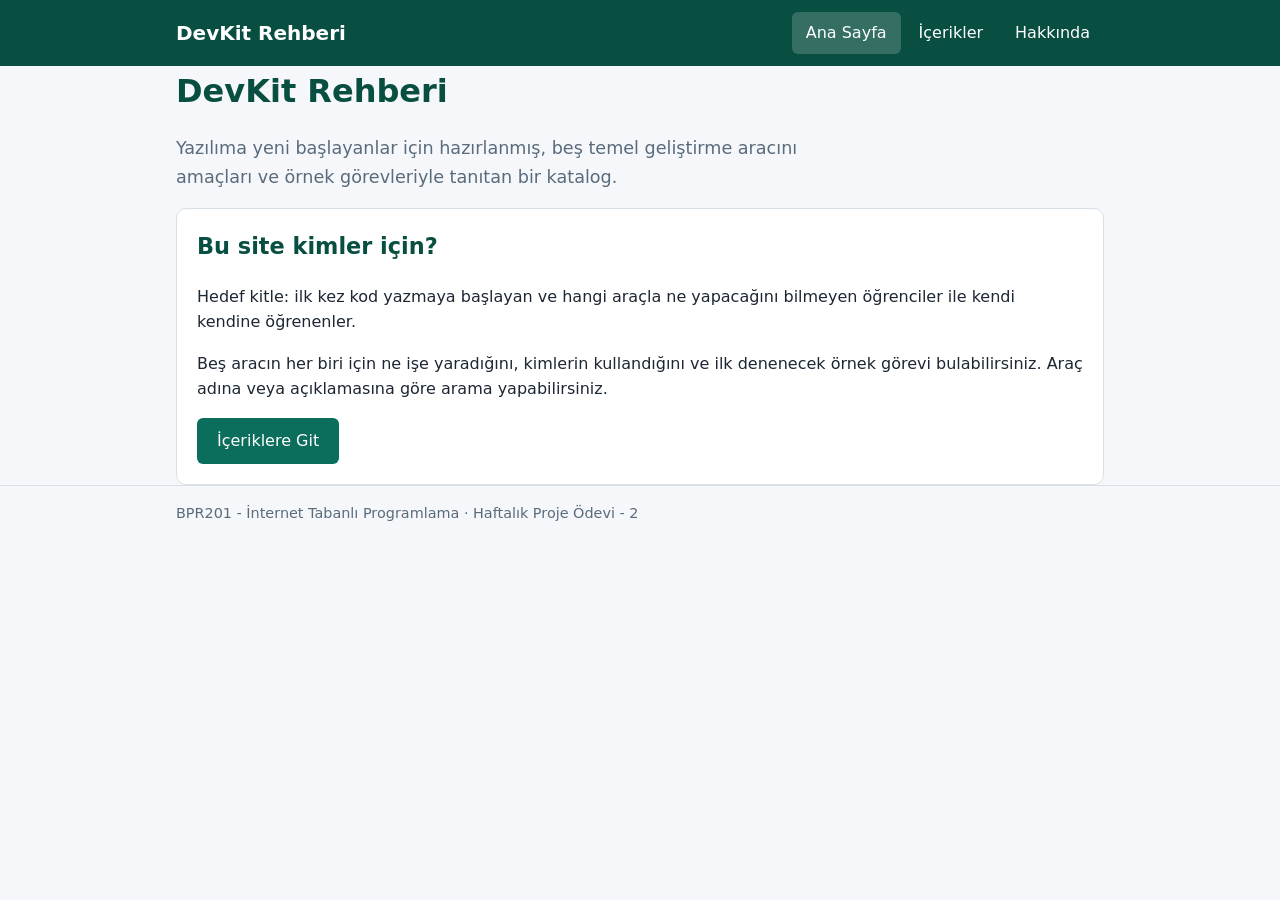
<file: index.html>
<!DOCTYPE html>
<html lang="tr">
<head>
  <meta charset="UTF-8">
  <meta name="viewport" content="width=device-width, initial-scale=1">
  <title>DevKit Rehberi - Ana Sayfa</title>
  <meta name="description" content="Yeni başlayan yazılımcılar için beş temel aracı tanıtan rehber.">
  <link rel="stylesheet" href="style.css">
</head>
<body>
  <header class="site-header">
    <div class="container">
      <a class="logo" href="index.html">DevKit Rehberi</a>
      <nav aria-label="Ana menü">
        <ul class="nav-list">
          <li><a href="index.html" aria-current="page">Ana Sayfa</a></li>
          <li><a href="icerikler.html">İçerikler</a></li>
          <li><a href="hakkinda.html">Hakkında</a></li>
        </ul>
      </nav>
    </div>
  </header>

  <main class="container">
    <h1>DevKit Rehberi</h1>
    <p class="lead">
      Yazılıma yeni başlayanlar için hazırlanmış, beş temel geliştirme aracını
      amaçları ve örnek görevleriyle tanıtan bir katalog.
    </p>

    <section class="panel" aria-labelledby="hedef-baslik">
      <h2 id="hedef-baslik" style="margin-top:0">Bu site kimler için?</h2>
      <p>
        Hedef kitle: ilk kez kod yazmaya başlayan ve hangi araçla ne yapacağını
        bilmeyen öğrenciler ile kendi kendine öğrenenler.
      </p>
      <p>
        Beş aracın her biri için ne işe yaradığını, kimlerin kullandığını ve
        ilk denenecek örnek görevi bulabilirsiniz. Araç adına veya açıklamasına
        göre arama yapabilirsiniz.
      </p>
      <a class="btn" href="icerikler.html">İçeriklere Git</a>
    </section>
  </main>

  <footer class="site-footer">
    <div class="container">BPR201 - İnternet Tabanlı Programlama · Haftalık Proje Ödevi - 2</div>
  </footer>
</body>
</html>
</file>
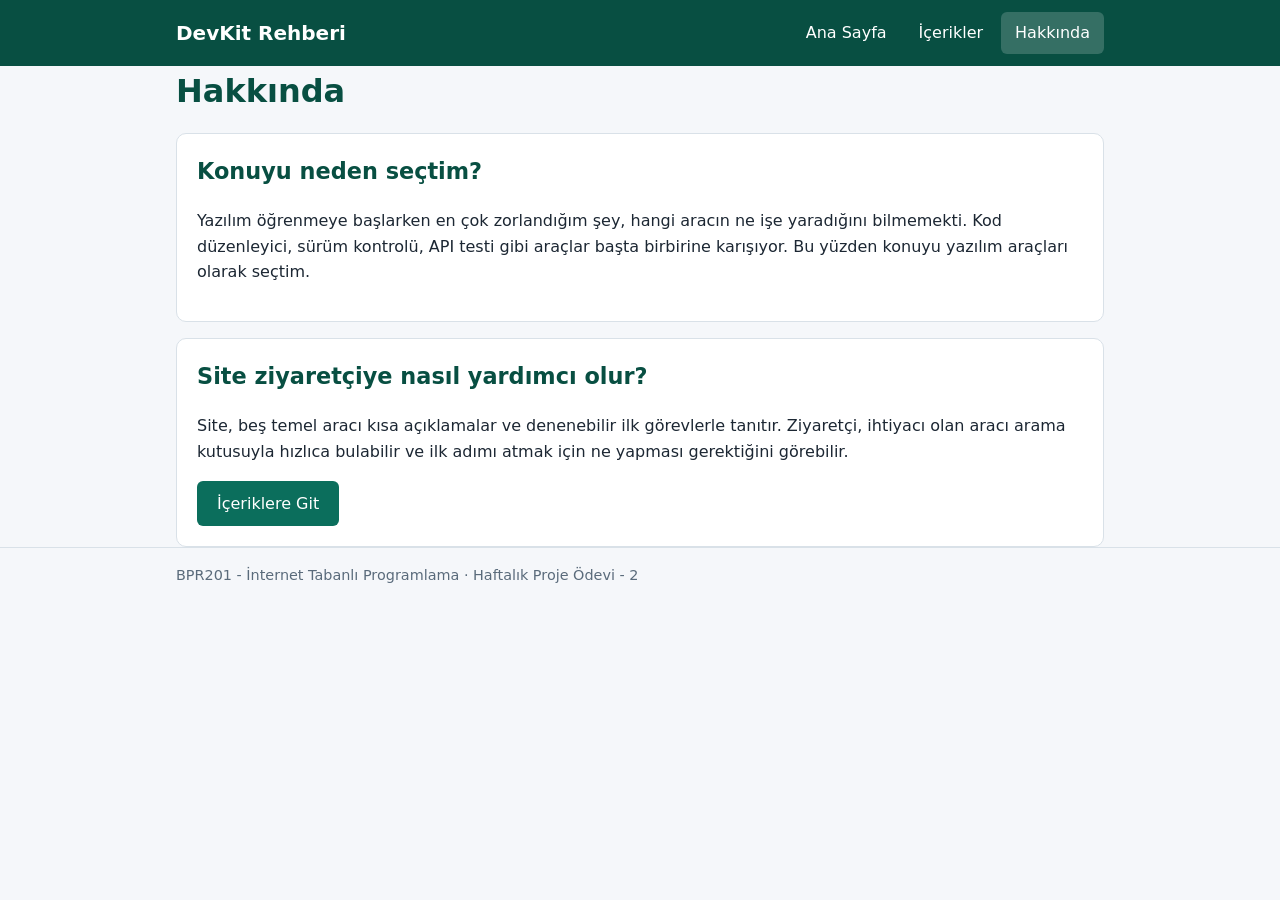
<file: hakkinda.html>
<!DOCTYPE html>
<html lang="tr">
<head>
  <meta charset="UTF-8">
  <meta name="viewport" content="width=device-width, initial-scale=1">
  <title>DevKit Rehberi - Hakkında</title>
  <meta name="description" content="DevKit Rehberi'nin neden hazırlandığı ve ziyaretçiye nasıl yardımcı olduğu.">
  <link rel="stylesheet" href="style.css">
</head>
<body>
  <header class="site-header">
    <div class="container">
      <a class="logo" href="index.html">DevKit Rehberi</a>
      <nav aria-label="Ana menü">
        <ul class="nav-list">
          <li><a href="index.html">Ana Sayfa</a></li>
          <li><a href="icerikler.html">İçerikler</a></li>
          <li><a href="hakkinda.html" aria-current="page">Hakkında</a></li>
        </ul>
      </nav>
    </div>
  </header>

  <main class="container">
    <h1>Hakkında</h1>

    <section class="panel" aria-labelledby="neden-baslik">
      <h2 id="neden-baslik" style="margin-top:0">Konuyu neden seçtim?</h2>
      <p>
        Yazılım öğrenmeye başlarken en çok zorlandığım şey, hangi aracın ne işe
        yaradığını bilmemekti. Kod düzenleyici, sürüm kontrolü, API testi gibi
        araçlar başta birbirine karışıyor. Bu yüzden konuyu yazılım araçları
        olarak seçtim.
      </p>
    </section>

    <section class="panel" aria-labelledby="fayda-baslik">
      <h2 id="fayda-baslik" style="margin-top:0">Site ziyaretçiye nasıl yardımcı olur?</h2>
      <p>
        Site, beş temel aracı kısa açıklamalar ve denenebilir ilk görevlerle
        tanıtır. Ziyaretçi, ihtiyacı olan aracı arama kutusuyla hızlıca bulabilir
        ve ilk adımı atmak için ne yapması gerektiğini görebilir.
      </p>
      <a class="btn" href="icerikler.html">İçeriklere Git</a>
    </section>
  </main>

  <footer class="site-footer">
    <div class="container">BPR201 - İnternet Tabanlı Programlama · Haftalık Proje Ödevi - 2</div>
  </footer>
</body>
</html>
</file>
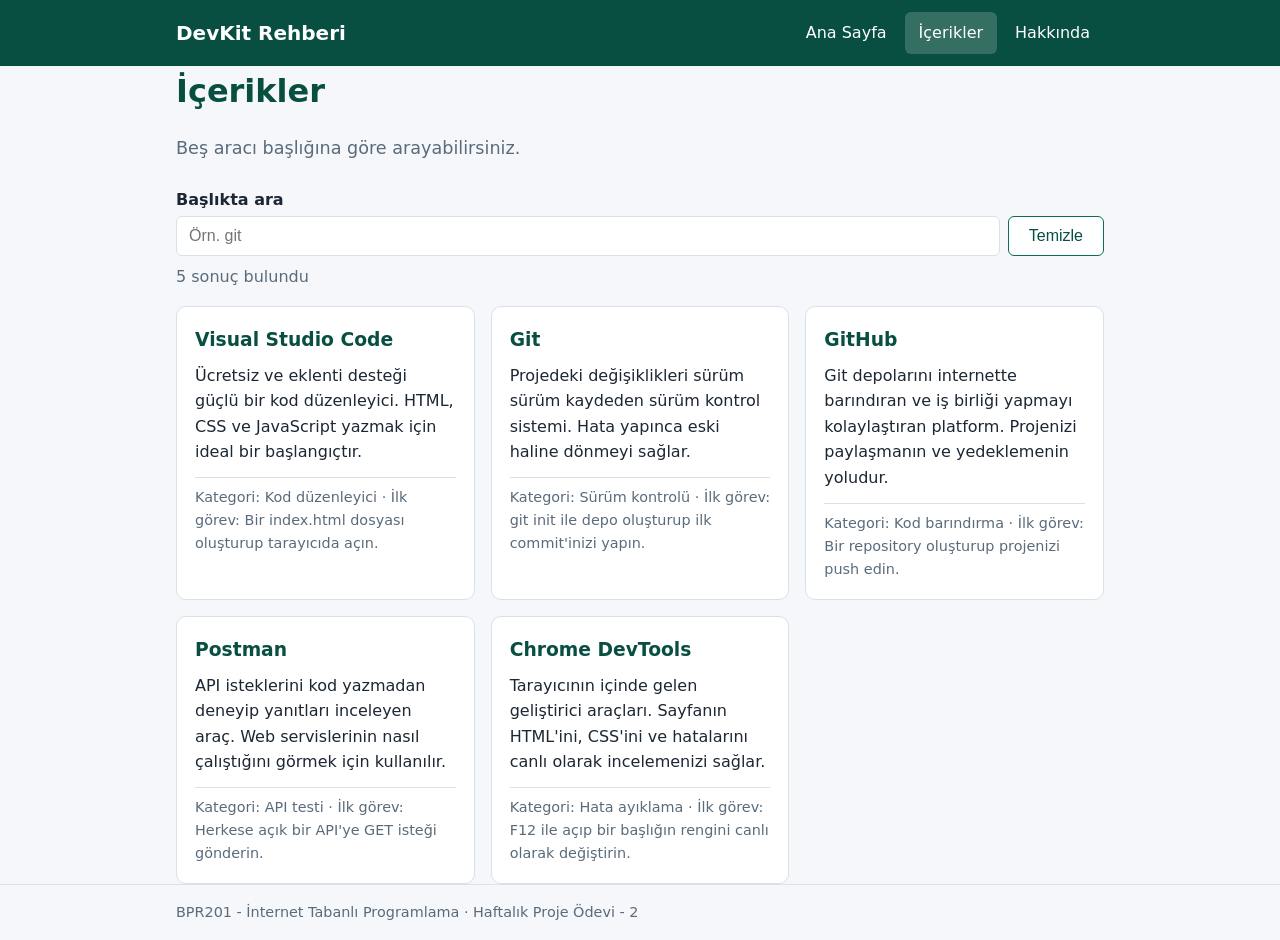
<file: icerikler.html>
<!DOCTYPE html>
<html lang="tr">
<head>
  <meta charset="UTF-8">
  <meta name="viewport" content="width=device-width, initial-scale=1">
  <title>DevKit Rehberi - İçerikler</title>
  <meta name="description" content="Yeni başlayanlar için beş yazılım aracı kataloğu ve başlığa göre arama.">
  <link rel="stylesheet" href="style.css">
</head>
<body>
  <header class="site-header">
    <div class="container">
      <a class="logo" href="index.html">DevKit Rehberi</a>
      <nav aria-label="Ana menü">
        <ul class="nav-list">
          <li><a href="index.html">Ana Sayfa</a></li>
          <li><a href="icerikler.html" aria-current="page">İçerikler</a></li>
          <li><a href="hakkinda.html">Hakkında</a></li>
        </ul>
      </nav>
    </div>
  </header>

  <main class="container">
    <h1>İçerikler</h1>
    <p class="lead">Beş aracı başlığına göre arayabilirsiniz.</p>

    <form class="search-box" id="search-form" role="search" onsubmit="return false">
      <div class="search-field">
        <label for="search-input">Başlıkta ara</label>
        <input type="text" id="search-input" name="q" placeholder="Örn. git" autocomplete="off">
      </div>
      <button type="button" class="btn btn-secondary" id="clear-btn">Temizle</button>
    </form>

    <p class="result-count" id="result-count" aria-live="polite"></p>
    <p class="empty-message hidden" id="empty-message" role="status">
      Aramanızla eşleşen içerik bulunamadı. Başka bir başlık deneyin.
    </p>

    <section class="card-grid" id="card-list" aria-label="İçerik kartları">
      <article class="card" data-title="Visual Studio Code">
        <h3>Visual Studio Code</h3>
        <p>Ücretsiz ve eklenti desteği güçlü bir kod düzenleyici. HTML, CSS ve JavaScript yazmak için ideal bir başlangıçtır.</p>
        <p class="meta">Kategori: Kod düzenleyici · İlk görev: Bir index.html dosyası oluşturup tarayıcıda açın.</p>
      </article>

      <article class="card" data-title="Git">
        <h3>Git</h3>
        <p>Projedeki değişiklikleri sürüm sürüm kaydeden sürüm kontrol sistemi. Hata yapınca eski haline dönmeyi sağlar.</p>
        <p class="meta">Kategori: Sürüm kontrolü · İlk görev: git init ile depo oluşturup ilk commit'inizi yapın.</p>
      </article>

      <article class="card" data-title="GitHub">
        <h3>GitHub</h3>
        <p>Git depolarını internette barındıran ve iş birliği yapmayı kolaylaştıran platform. Projenizi paylaşmanın ve yedeklemenin yoludur.</p>
        <p class="meta">Kategori: Kod barındırma · İlk görev: Bir repository oluşturup projenizi push edin.</p>
      </article>

      <article class="card" data-title="Postman">
        <h3>Postman</h3>
        <p>API isteklerini kod yazmadan deneyip yanıtları inceleyen araç. Web servislerinin nasıl çalıştığını görmek için kullanılır.</p>
        <p class="meta">Kategori: API testi · İlk görev: Herkese açık bir API'ye GET isteği gönderin.</p>
      </article>

      <article class="card" data-title="Chrome DevTools">
        <h3>Chrome DevTools</h3>
        <p>Tarayıcının içinde gelen geliştirici araçları. Sayfanın HTML'ini, CSS'ini ve hatalarını canlı olarak incelemenizi sağlar.</p>
        <p class="meta">Kategori: Hata ayıklama · İlk görev: F12 ile açıp bir başlığın rengini canlı olarak değiştirin.</p>
      </article>
    </section>
  </main>

  <footer class="site-footer">
    <div class="container">BPR201 - İnternet Tabanlı Programlama · Haftalık Proje Ödevi - 2</div>
  </footer>

  <script src="script.js"></script>
</body>
</html>
</file>
<file: style.css>
:root {
  --bg: #f5f7fa;
  --surface: #ffffff;
  --text: #1c2733;
  --muted: #5a6b7b;
  --primary: #0b6e5c;
  --primary-dark: #084f42;
  --border: #d9e1e8;
  --focus: #ffb703;
}

* { box-sizing: border-box; }

body {
  margin: 0;
  font-family: "Segoe UI", system-ui, -apple-system, Arial, sans-serif;
  background: var(--bg);
  color: var(--text);
  line-height: 1.6;
}

.container {
  width: 100%;
  max-width: 960px;
  margin: 0 auto;
  padding: 0 16px;
}

/* Ortak menü */
.site-header {
  background: var(--primary-dark);
  color: #fff;
}

.site-header .container {
  display: flex;
  flex-wrap: wrap;
  align-items: center;
  justify-content: space-between;
  gap: 8px 24px;
  padding-top: 12px;
  padding-bottom: 12px;
}

.logo {
  font-size: 1.25rem;
  font-weight: 700;
  color: #fff;
  text-decoration: none;
}

.nav-list {
  display: flex;
  flex-wrap: wrap;
  gap: 4px;
  list-style: none;
  margin: 0;
  padding: 0;
}

.nav-list a {
  display: block;
  padding: 8px 14px;
  color: #fff;
  text-decoration: none;
  border-radius: 6px;
}

.nav-list a:hover,
.nav-list a[aria-current="page"] {
  background: rgba(255, 255, 255, 0.18);
}

a:focus-visible,
button:focus-visible,
input:focus-visible {
  outline: 3px solid var(--focus);
  outline-offset: 2px;
}

/* İçerik */
main { padding: 32px 0 48px; }

h1 { font-size: 2rem; margin: 0 0 8px; color: var(--primary-dark); }
h2 { font-size: 1.4rem; margin-top: 32px; color: var(--primary-dark); }

.lead { font-size: 1.1rem; color: var(--muted); max-width: 60ch; }

.btn {
  display: inline-block;
  padding: 10px 20px;
  background: var(--primary);
  color: #fff;
  border: 0;
  border-radius: 6px;
  font-size: 1rem;
  text-decoration: none;
  cursor: pointer;
}

.btn:hover { background: var(--primary-dark); }

.btn-secondary {
  background: #fff;
  color: var(--primary-dark);
  border: 1px solid var(--primary);
}

.btn-secondary:hover { background: #e8f3f0; }

/* Arama */
.search-box {
  display: flex;
  flex-wrap: wrap;
  gap: 8px;
  align-items: flex-end;
  margin: 24px 0 8px;
}

.search-field {
  flex: 1 1 240px;
  display: flex;
  flex-direction: column;
  gap: 4px;
}

.search-field label { font-weight: 600; }

.search-field input {
  padding: 10px 12px;
  font-size: 1rem;
  border: 1px solid var(--border);
  border-radius: 6px;
}

.result-count { color: var(--muted); margin: 8px 0 16px; }

.empty-message {
  padding: 16px;
  background: #fff4e5;
  border: 1px solid #f3c98b;
  border-radius: 8px;
}

/* Kartlar */
.card-grid {
  display: grid;
  grid-template-columns: repeat(auto-fill, minmax(260px, 1fr));
  gap: 16px;
}

.card {
  background: var(--surface);
  border: 1px solid var(--border);
  border-radius: 10px;
  padding: 18px;
}

.card h3 { margin: 0 0 8px; color: var(--primary-dark); }
.card p { margin: 0 0 12px; }

.card .meta {
  font-size: 0.9rem;
  color: var(--muted);
  border-top: 1px solid var(--border);
  padding-top: 8px;
  margin: 0;
}

.hidden { display: none; }

.panel {
  background: var(--surface);
  border: 1px solid var(--border);
  border-radius: 10px;
  padding: 20px;
  margin-top: 16px;
}

.site-footer {
  border-top: 1px solid var(--border);
  padding: 16px 0;
  color: var(--muted);
  font-size: 0.9rem;
}

/* Mobil */
@media (max-width: 600px) {
  h1 { font-size: 1.6rem; }
  .nav-list { width: 100%; }
  .nav-list a { padding: 10px 12px; }
  .search-box .btn { width: 100%; }
}
</file>
